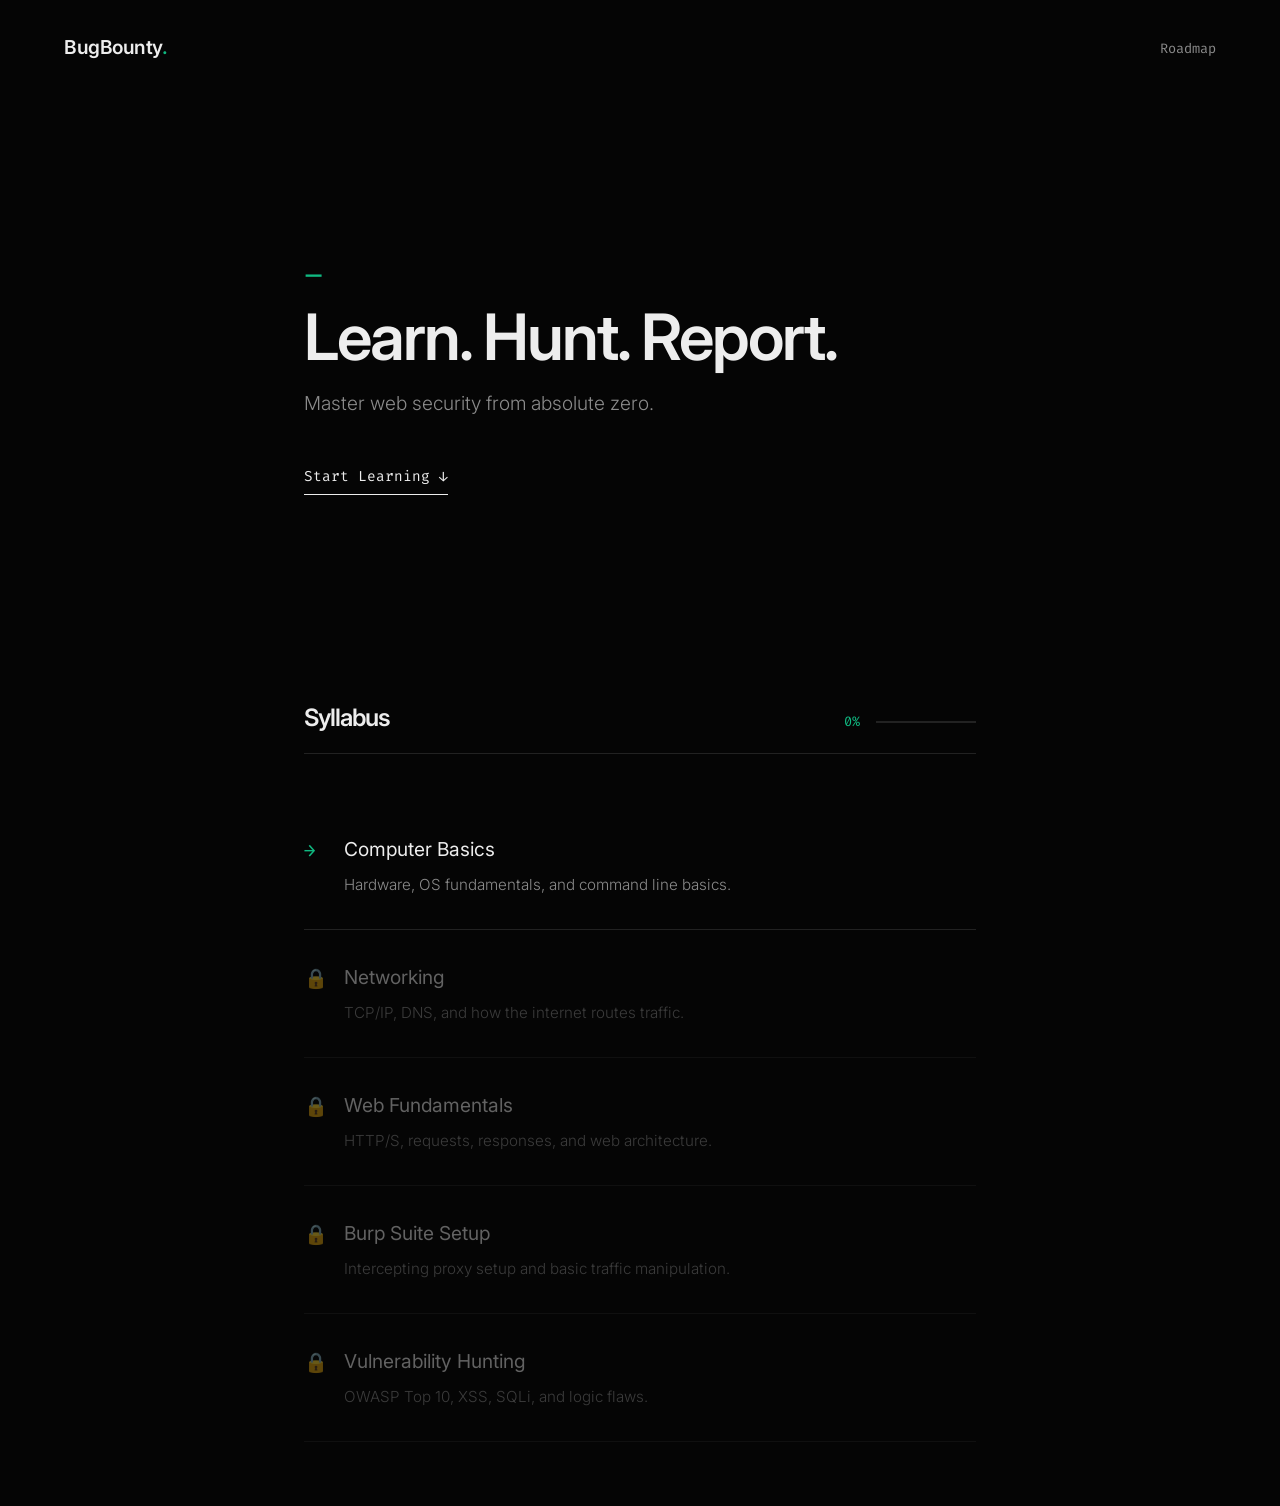
<file: index.html>
<!DOCTYPE html>
<html lang="en">
<head>
    <meta charset="UTF-8">
    <meta name="viewport" content="width=device-width, initial-scale=1.0">
    <title>BugBounty LAB </title>
    <link rel="stylesheet" href="style.css">
    <link href="https://fonts.googleapis.com/css2?family=Fira+Code:wght@400;500&family=Inter:wght@300;400;600&display=swap" rel="stylesheet">
</head>
<body>
    <nav class="navbar">
        <div class="logo">BugBounty<span class="accent">.</span></div>
        <ul class="nav-links">
            <li><a href="#roadmap">Roadmap</a></li>
        </ul>
    </nav>

    <header class="hero">
        <div class="hero-content">
            <span class="prompt">_</span>
            <h1>Learn. Hunt. Report.</h1>
            <p>Master web security from absolute zero.</p>
            <button class="btn-minimal" onclick="startLearning()">Start Learning ↓</button>
        </div>
    </header>

    <section id="roadmap" class="container">
        <div class="roadmap-header">
            <h2>Syllabus</h2>
            <div class="progress-simple">
                <span id="progress-text">0%</span>
                <div class="progress-bar-bg">
                    <div class="progress-bar-fill" id="progress-fill"></div>
                </div>
            </div>
        </div>

        <div class="roadmap-list">
            <!-- Lesson 1 -->
            <a href="lesson-1/lesson-basics.html" class="roadmap-item active">
                <div class="item-status">→</div>
                <div class="item-details">
                    <h3>Computer Basics</h3>
                    <p>Hardware, OS fundamentals, and command line basics.</p>
                </div>
            </a>
            
            <!-- Lesson 2 -->
            <div class="roadmap-item locked">
                <div class="item-status">🔒</div>
                <div class="item-details">
                    <h3>Networking</h3>
                    <p>TCP/IP, DNS, and how the internet routes traffic.</p>
                </div>
            </div>

            <!-- Lesson 3 -->
            <div class="roadmap-item locked">
                <div class="item-status">🔒</div>
                <div class="item-details">
                    <h3>Web Fundamentals</h3>
                    <p>HTTP/S, requests, responses, and web architecture.</p>
                </div>
            </div>

            <!-- Lesson 4 -->
            <div class="roadmap-item locked">
                <div class="item-status">🔒</div>
                <div class="item-details">
                    <h3>Burp Suite Setup</h3>
                    <p>Intercepting proxy setup and basic traffic manipulation.</p>
                </div>
            </div>
            
            <!-- Lesson 5 -->
            <div class="roadmap-item locked">
                <div class="item-status">🔒</div>
                <div class="item-details">
                    <h3>Vulnerability Hunting</h3>
                    <p>OWASP Top 10, XSS, SQLi, and logic flaws.</p>
                </div>
            </div>
        </div>
    </section>

    <script src="script.js"></script>
</body>
</html>
</file>
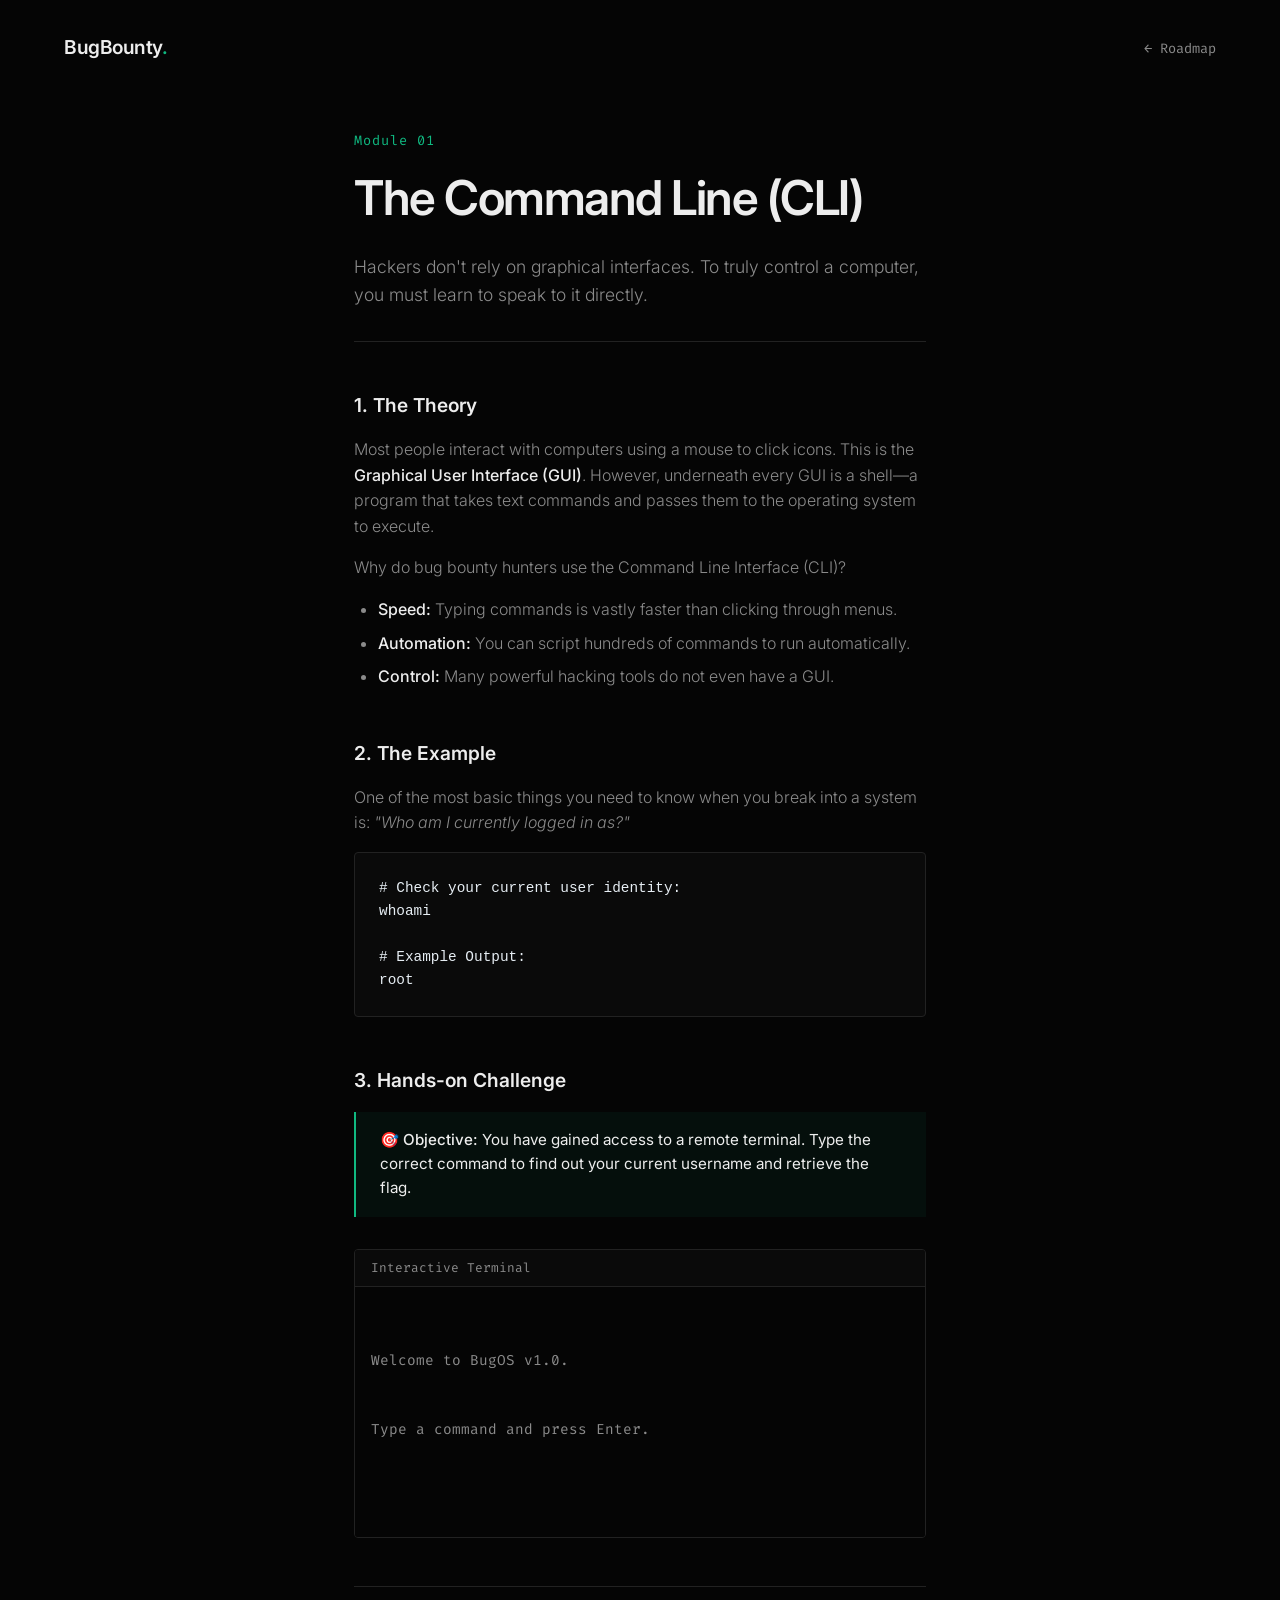
<file: lesson-basics.html>
<!DOCTYPE html>
<html lang="en">
<head>
    <meta charset="UTF-8">
    <meta name="viewport" content="width=device-width, initial-scale=1.0">
    <title>Computer Basics | BugBounty LAB</title>
    <link rel="stylesheet" href="style.css">
    <link rel="stylesheet" href="lesson.css">
    <link href="https://fonts.googleapis.com/css2?family=Fira+Code:wght@400;500&family=Inter:wght@300;400;600&display=swap" rel="stylesheet">
</head>
<body>
    <nav class="navbar">
        <div class="logo">BugBounty<span class="accent">.</span></div>
        <ul class="nav-links">
            <li><a href="index.html">← Roadmap</a></li>
        </ul>
    </nav>

    <main class="lesson-container">
        <header class="lesson-header">
            <span class="module-tag">Module 01</span>
            <h1>The Command Line (CLI)</h1>
            <p class="subtitle">Hackers don't rely on graphical interfaces. To truly control a computer, you must learn to speak to it directly.</p>
        </header>

        <section class="lesson-section theory">
            <h2>1. The Theory</h2>
            <p>Most people interact with computers using a mouse to click icons. This is the <strong>Graphical User Interface (GUI)</strong>. However, underneath every GUI is a shell—a program that takes text commands and passes them to the operating system to execute.</p>
            <p>Why do bug bounty hunters use the Command Line Interface (CLI)?</p>
            <ul>
                <li><strong>Speed:</strong> Typing commands is vastly faster than clicking through menus.</li>
                <li><strong>Automation:</strong> You can script hundreds of commands to run automatically.</li>
                <li><strong>Control:</strong> Many powerful hacking tools do not even have a GUI.</li>
            </ul>
        </section>

        <section class="lesson-section example">
            <h2>2. The Example</h2>
            <p>One of the most basic things you need to know when you break into a system is: <em>"Who am I currently logged in as?"</em></p>
            <div class="code-block">
<pre><code># Check your current user identity:
whoami

# Example Output:
root</code></pre>
            </div>
        </section>

        <section class="lesson-section lab">
            <h2>3. Hands-on Challenge</h2>
            <div class="challenge-brief">
                <strong>🎯 Objective:</strong> You have gained access to a remote terminal. Type the correct command to find out your current username and retrieve the flag.
            </div>

            <div class="terminal-workspace">
                <div class="terminal-header-bar">Interactive Terminal</div>
                <div class="terminal-output" id="terminal-screen" onclick="document.getElementById('cmd-input').focus()">
                    <div>Welcome to BugOS v1.0.</div>
                    <div>Type a command and press Enter.</div>
                    <br>
                    <div class="input-line">
                        <span class="prompt-text">user@bugbounty:~$</span>
                        <input type="text" id="cmd-input" autocomplete="off" spellcheck="false">
                    </div>
                </div>
            </div>
        </section>

        <div class="lesson-footer">
            <button class="btn-minimal" id="complete-btn" style="display: none;" onclick="window.location.href='index.html'">← Back to Roadmap</button>
        </div>
    </main>

    <script src="lesson-basics.js"></script>
</body>
</html>
</file>
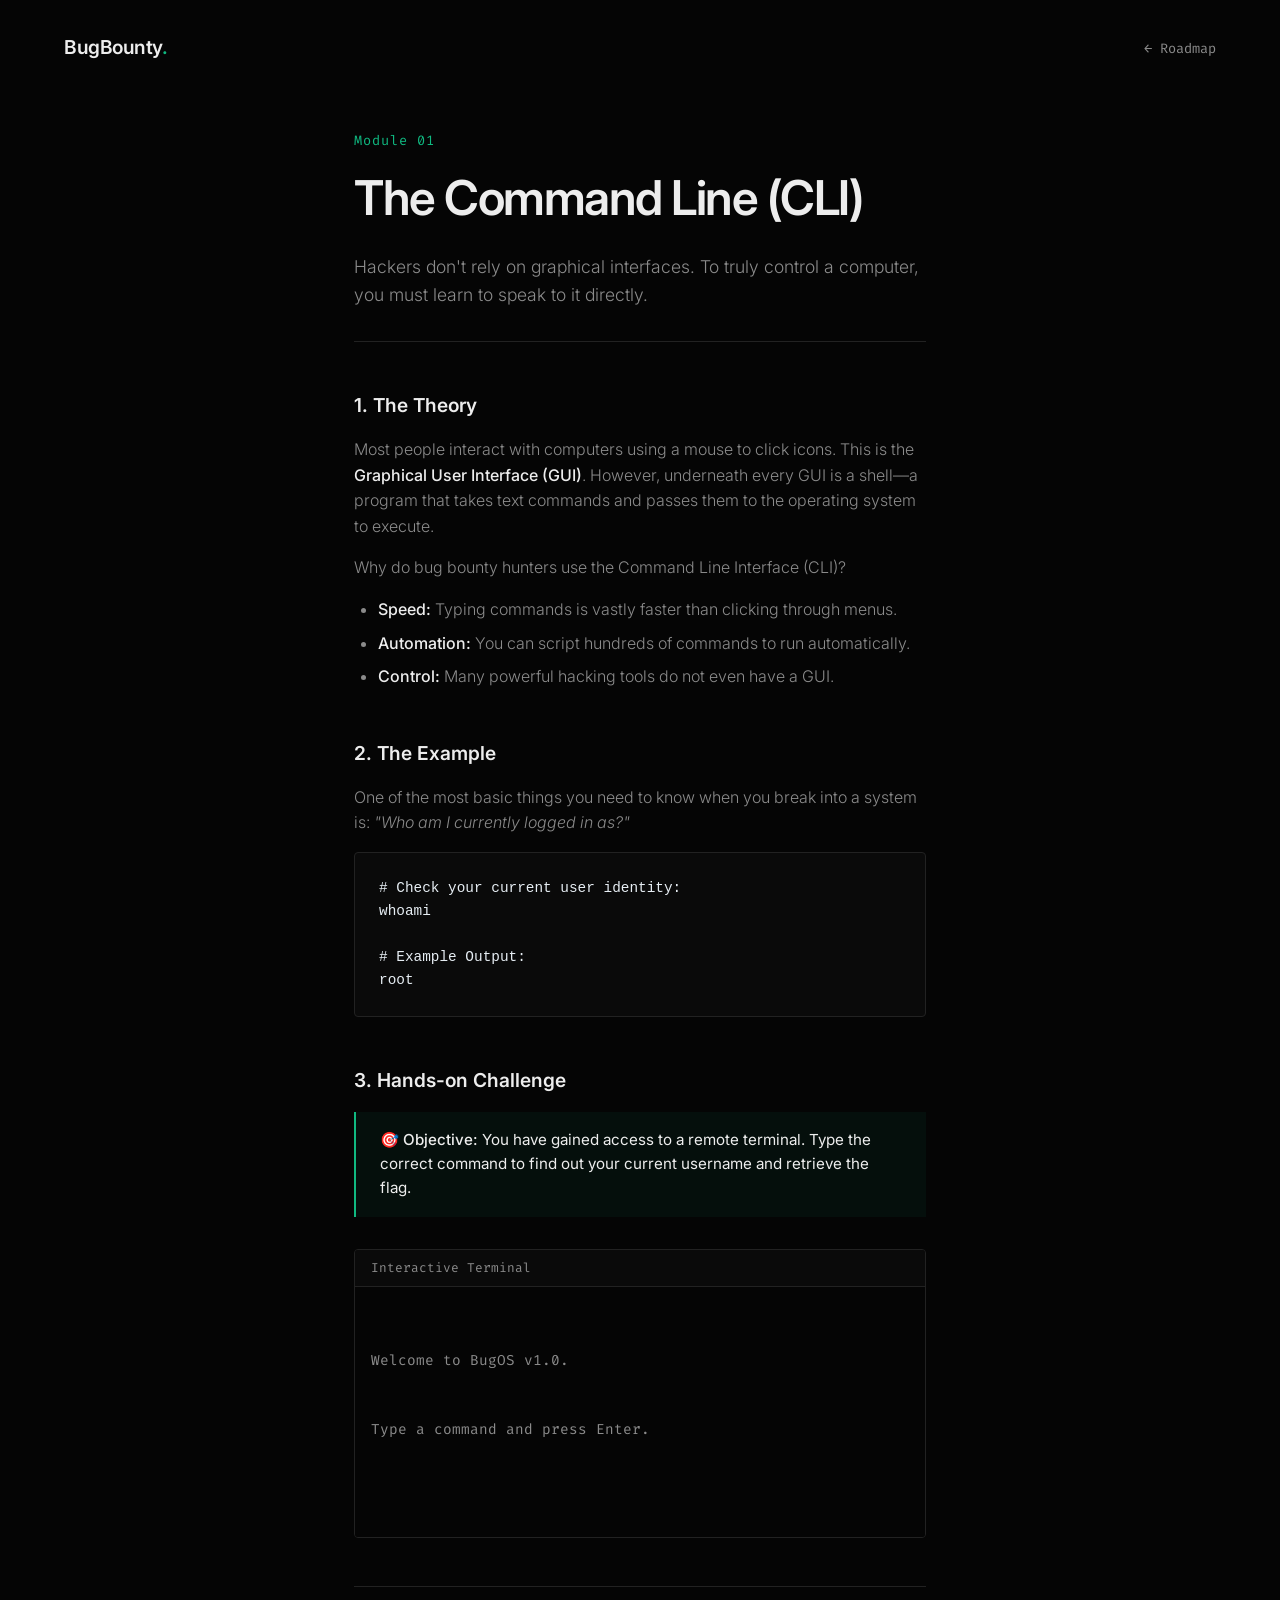
<file: lesson-1/lesson-basics.html>
<!DOCTYPE html>
<html lang="en">
<head>
    <meta charset="UTF-8">
    <meta name="viewport" content="width=device-width, initial-scale=1.0">
    <title>Computer Basics | BugBounty LAB</title>
    <link rel="stylesheet" href="../style.css">
    <link rel="stylesheet" href="../lesson.css">
    <link href="https://fonts.googleapis.com/css2?family=Fira+Code:wght@400;500&family=Inter:wght@300;400;600&display=swap" rel="stylesheet">
</head>
<body>
    <nav class="navbar">
        <div class="logo">BugBounty<span class="accent">.</span></div>
        <ul class="nav-links">
            <li><a href="../index.html">← Roadmap</a></li>
        </ul>
    </nav>

    <main class="lesson-container">
        <header class="lesson-header">
            <span class="module-tag">Module 01</span>
            <h1>The Command Line (CLI)</h1>
            <p class="subtitle">Hackers don't rely on graphical interfaces. To truly control a computer, you must learn to speak to it directly.</p>
        </header>

        <section class="lesson-section theory">
            <h2>1. The Theory</h2>
            <p>Most people interact with computers using a mouse to click icons. This is the <strong>Graphical User Interface (GUI)</strong>. However, underneath every GUI is a shell—a program that takes text commands and passes them to the operating system to execute.</p>
            <p>Why do bug bounty hunters use the Command Line Interface (CLI)?</p>
            <ul>
                <li><strong>Speed:</strong> Typing commands is vastly faster than clicking through menus.</li>
                <li><strong>Automation:</strong> You can script hundreds of commands to run automatically.</li>
                <li><strong>Control:</strong> Many powerful hacking tools do not even have a GUI.</li>
            </ul>
        </section>

        <section class="lesson-section example">
            <h2>2. The Example</h2>
            <p>One of the most basic things you need to know when you break into a system is: <em>"Who am I currently logged in as?"</em></p>
            <div class="code-block">
<pre><code># Check your current user identity:
whoami

# Example Output:
root</code></pre>
            </div>
        </section>

        <section class="lesson-section lab">
            <h2>3. Hands-on Challenge</h2>
            <div class="challenge-brief">
                <strong>🎯 Objective:</strong> You have gained access to a remote terminal. Type the correct command to find out your current username and retrieve the flag.
            </div>

            <div class="terminal-workspace">
                <div class="terminal-header-bar">Interactive Terminal</div>
                <div class="terminal-output" id="terminal-screen" onclick="document.getElementById('cmd-input').focus()">
                    <div>Welcome to BugOS v1.0.</div>
                    <div>Type a command and press Enter.</div>
                    <br>
                    <div class="input-line">
                        <span class="prompt-text">user@bugbounty:~$</span>
                        <input type="text" id="cmd-input" autocomplete="off" spellcheck="false">
                    </div>
                </div>
            </div>
        </section>

        <div class="lesson-footer">
            <button class="btn-minimal" id="complete-btn" style="display: none;" onclick="window.location.href='../index.html'">← Back to Roadmap</button>
        </div>
    </main>

    <script src="lesson-basics.js"></script>
</body>
</html>
</file>
<file: style.css>
:root {
    --bg-dark: #050505; /* Deep, pure black */
    --text-main: #ededed; /* Soft white */
    --text-muted: #8b8b8b; /* Gray for descriptions */
    --accent-green: #10b981; /* Cleaner emerald green */
    --border-color: #222222; /* Very subtle borders */
    --font-sans: 'Inter', sans-serif;
    --font-mono: 'Fira Code', monospace;
}

* {
    margin: 0;
    padding: 0;
    box-sizing: border-box;
}

body {
    background-color: var(--bg-dark);
    color: var(--text-main);
    font-family: var(--font-sans);
    line-height: 1.6;
    scroll-behavior: smooth;
    -webkit-font-smoothing: antialiased;
}

/* Navigation */
.navbar {
    display: flex;
    justify-content: space-between;
    align-items: center;
    padding: 2rem 5%;
}

.logo {
    font-family: var(--font-sans);
    font-size: 1.2rem;
    font-weight: 600;
    letter-spacing: -0.5px;
}

.accent {
    color: var(--accent-green);
}

.nav-links {
    list-style: none;
}

.nav-links a {
    color: var(--text-muted);
    text-decoration: none;
    font-family: var(--font-mono);
    font-size: 0.85rem;
    transition: color 0.3s;
}

.nav-links a:hover {
    color: var(--text-main);
}

/* Minimal Hero Section */
.hero {
    min-height: 60vh;
    display: flex;
    align-items: center;
    padding: 0 5%;
    max-width: 800px;
    margin: 0 auto;
}

.hero-content {
    text-align: left;
}

.prompt {
    font-family: var(--font-mono);
    color: var(--accent-green);
    font-size: 2rem;
    animation: blink 1s step-end infinite;
}

@keyframes blink { 50% { opacity: 0; } }

.hero h1 {
    font-size: 4rem;
    font-weight: 600;
    letter-spacing: -2px;
    line-height: 1.1;
    margin: 1rem 0;
}

.hero p {
    font-size: 1.2rem;
    color: var(--text-muted);
    font-weight: 300;
    margin-bottom: 2.5rem;
}

.btn-minimal {
    background: transparent;
    color: var(--text-main);
    border: none;
    border-bottom: 1px solid var(--text-main);
    padding: 0.5rem 0;
    font-family: var(--font-mono);
    font-size: 0.9rem;
    cursor: pointer;
    transition: all 0.3s;
}

.btn-minimal:hover {
    color: var(--accent-green);
    border-bottom-color: var(--accent-green);
}

/* Roadmap List Section */
.container {
    max-width: 800px;
    margin: 0 auto;
    padding: 4rem 5%;
}

.roadmap-header {
    display: flex;
    justify-content: space-between;
    align-items: baseline;
    margin-bottom: 3rem;
    border-bottom: 1px solid var(--border-color);
    padding-bottom: 1rem;
}

.roadmap-header h2 {
    font-weight: 600;
    letter-spacing: -1px;
    font-size: 1.5rem;
}

/* Simple Progress Bar */
.progress-simple {
    display: flex;
    align-items: center;
    gap: 1rem;
    font-family: var(--font-mono);
    font-size: 0.85rem;
    color: var(--accent-green);
}

.progress-bar-bg {
    width: 100px;
    height: 2px;
    background: var(--border-color);
}

.progress-bar-fill {
    height: 100%;
    width: 0%;
    background: var(--accent-green);
    transition: width 1.5s cubic-bezier(0.4, 0, 0.2, 1);
}

/* Roadmap List Items */
.roadmap-list {
    display: flex;
    flex-direction: column;
}

.roadmap-item {
    display: flex;
    align-items: flex-start;
    padding: 2rem 0;
    border-bottom: 1px solid var(--border-color);
    text-decoration: none;
    color: inherit;
    transition: transform 0.3s, background-color 0.3s;
}

/* Only active links get the hover effect */
a.roadmap-item:hover {
    transform: translateX(10px);
}

.item-status {
    font-family: var(--font-mono);
    width: 40px;
    font-size: 1.2rem;
    margin-top: 2px;
}

.active .item-status { color: var(--accent-green); }
.locked .item-status { color: #333; }

.item-details h3 {
    font-size: 1.2rem;
    font-weight: 400;
    margin-bottom: 0.5rem;
    transition: color 0.3s;
}

a.roadmap-item:hover h3 {
    color: var(--accent-green);
}

.item-details p {
    color: var(--text-muted);
    font-size: 0.95rem;
    font-weight: 300;
}

.locked {
    opacity: 0.4;
}

/* Mobile responsiveness */
@media (max-width: 600px) {
    .hero h1 { font-size: 3rem; }
    .roadmap-header { flex-direction: column; gap: 1rem; }
}
</file>
<file: lesson.css>
.lesson-container {
    max-width: 700px; /* Narrower width for easier reading */
    margin: 0 auto;
    padding: 2rem 5% 5rem 5%;
}

.module-tag {
    color: var(--accent-green);
    font-family: var(--font-mono);
    font-size: 0.85rem;
    letter-spacing: 1px;
}

.lesson-header {
    margin-bottom: 3rem;
    border-bottom: 1px solid var(--border-color);
    padding-bottom: 2rem;
}

.lesson-header h1 {
    font-size: 3rem;
    font-weight: 600;
    letter-spacing: -1.5px;
    margin: 0.5rem 0 1rem 0;
}

.subtitle {
    font-size: 1.1rem;
    color: var(--text-muted);
    font-weight: 300;
}

.lesson-section {
    margin-bottom: 3rem;
}

.lesson-section h2 {
    font-size: 1.2rem;
    font-weight: 600;
    margin-bottom: 1rem;
    color: var(--text-main);
}

.lesson-section p {
    margin-bottom: 1rem;
    color: var(--text-muted);
    font-weight: 300;
}

.lesson-section ul {
    margin-left: 1.5rem;
    color: var(--text-muted);
    font-weight: 300;
    margin-bottom: 1rem;
}

.lesson-section ul li {
    margin-bottom: 0.5rem;
}

.lesson-section strong {
    color: var(--text-main);
    font-weight: 500;
}

/* Code & Lab Areas */
.code-block {
    background: #0a0a0a;
    padding: 1.5rem;
    border: 1px solid var(--border-color);
    border-radius: 4px;
    font-family: var(--font-mono);
    color: #e6edf3;
    overflow-x: auto;
    font-size: 0.9rem;
}

.challenge-brief {
    background: rgba(16, 185, 129, 0.05);
    border-left: 2px solid var(--accent-green);
    padding: 1rem 1.5rem;
    margin-bottom: 2rem;
    color: var(--text-main);
    font-size: 0.95rem;
}

.terminal-workspace {
    border: 1px solid var(--border-color);
    border-radius: 4px;
    overflow: hidden;
}

.terminal-header-bar {
    background: #0a0a0a;
    padding: 0.5rem 1rem;
    font-family: var(--font-mono);
    font-size: 0.8rem;
    color: var(--text-muted);
    border-bottom: 1px solid var(--border-color);
}

.terminal-output {
    width: 100%;
    height: 250px;
    background: var(--bg-dark);
    color: var(--text-muted);
    padding: 1rem;
    font-family: var(--font-mono);
    font-size: 0.9rem;
    white-space: pre-wrap;
    overflow-y: auto;
    cursor: text;
}

.input-line {
    display: flex;
    gap: 8px;
    align-items: center;
}

.prompt-text {
    color: var(--accent-green);
}

#cmd-input {
    background: transparent;
    border: none;
    color: var(--text-main);
    font-family: var(--font-mono);
    font-size: 0.9rem;
    flex-grow: 1;
    outline: none;
}

.success-text {
    color: var(--accent-green) !important;
}

.error-text {
    color: #ef4444 !important;
}

.lesson-footer {
    margin-top: 3rem;
    padding-top: 1rem;
    border-top: 1px solid var(--border-color);
}
</file>
